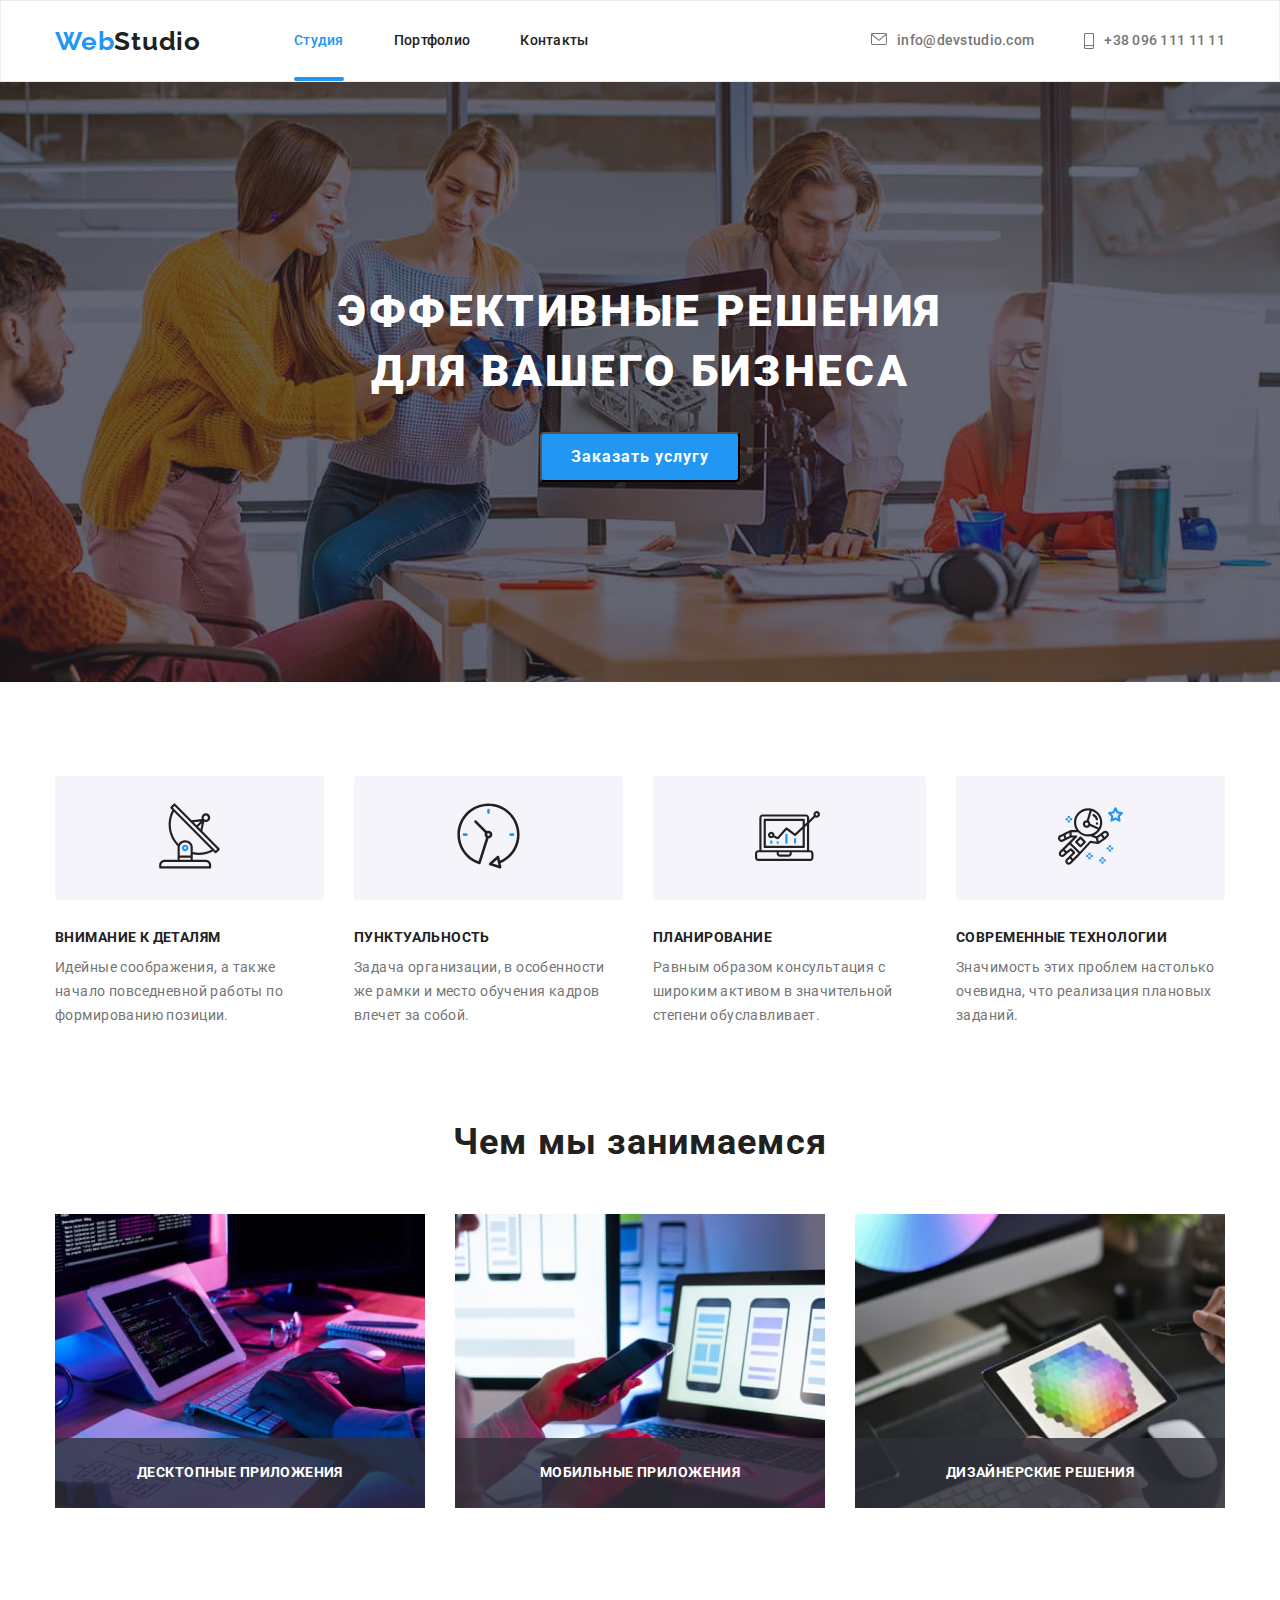
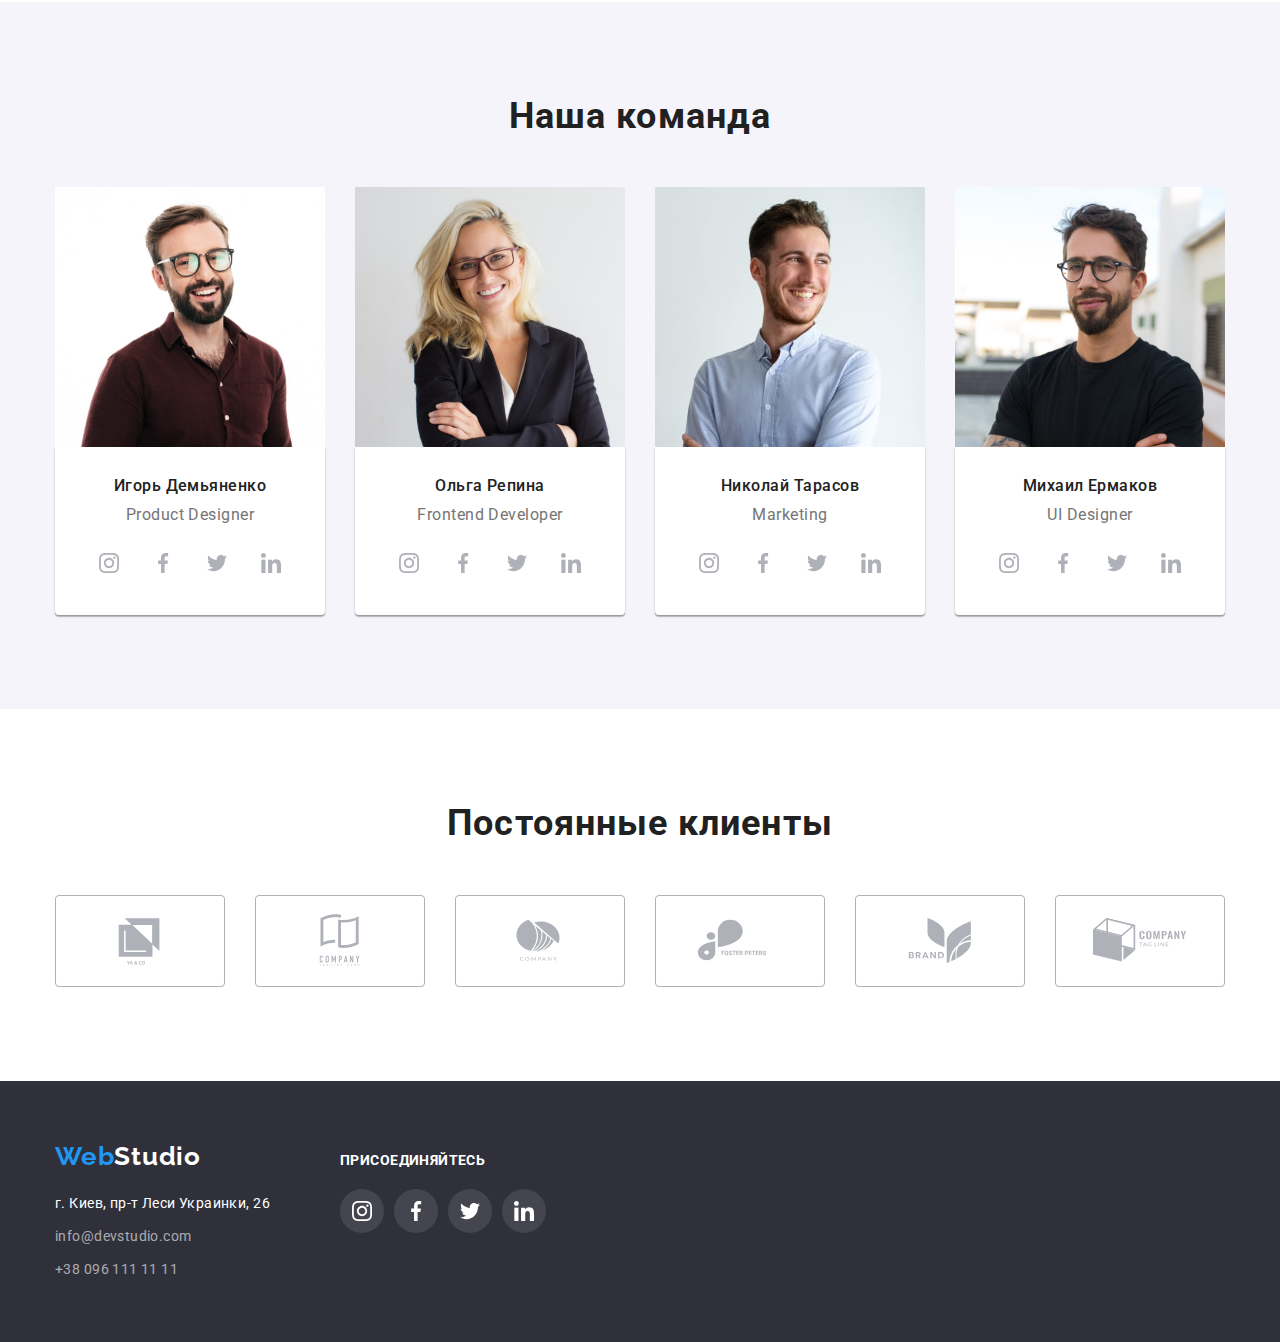
<file: index.html>
<!DOCTYPE html>
<html lang="ru">
  <head>
    <meta charset="UTF-8" />
    <meta http-equiv="X-UA-Compatible" content="IE=edge" />
    <meta name="viewport" content="width=device-width, initial-scale=1.0" />
    <title lang="en">WebStudio</title>
    <link rel="preconnect" href="https://fonts.googleapis.com" />
    <link rel="preconnect" href="https://fonts.gstatic.com" crossorigin />
    <link
      href="https://fonts.googleapis.com/css2?family=Raleway:wght@700&family=Roboto:wght@400;500;700;900&display=swap"
      rel="stylesheet"
    />
    <link
      rel="stylesheet"
      href="https://cdnjs.cloudflare.com/ajax/libs/modern-normalize/1.0.0/modern-normalize.min.css"
    />
    <link rel="stylesheet" href="./css/styless.css" />
  </head>

  <body>
    <!--  header -->

    <header class="header">
      <div class="container header-container">
        <nav class="nav-container">
          <a lang="en" href="./index.html" class="link logo logo-header"
            >Web<span class="accent-header">Studio</span>
          </a>

          <ul class="header-list">
            <li class="header-list-item">
              <a href="./index.html" class="current header-navigation link">Студия</a>
            </li>

            <li class="header-list-item">
              <a href="./portfolio.html" class="header-navigation link">Портфолио</a>
            </li>

            <li class="header-list-item">
              <a href="" class="header-navigation link">Контакты</a>
            </li>
          </ul>
        </nav>
        <ul class="header-contact-list list">
          <li class="header-contact-item">
            <a href="mailto:info@devstudio.com" class="header-contact-link link"
              ><div class="icon-container">
                <svg class="header-icon" width="16px" height="12px">
                  <use href="./icons.svg#icon-mail"></use>
                </svg>
                info@devstudio.com
              </div></a
            >
          </li>

          <li class="header-contact-item">
            <a href="tel:+380961111111" class="header-contact-link link"
              ><div class="icon-container">
                <svg class="header-icon" width="10px" height="16px">
                  <use href="./icons.svg#icon-phone"></use>
                </svg>
                +38 096 111 11 11
              </div>
            </a>
          </li>
        </ul>
      </div>
    </header>

    <!--------Hero------->
    <main>
      <section class="hero">
        <div class="container hero-container">
          <h1 class="hero-title">ЭФФЕКТИВНЫЕ РЕШЕНИЯ ДЛЯ ВАШЕГО БИЗНЕСА</h1>
          <button type="button" class="hero-btn" data-modal-open>Заказать услугу</button>
        </div>
      </section>

      <!-------почему мы-------->
      <section class="about section about-section">
        <div class="container">
          <h2 class="visually-hidden">почему мы</h2>
          <ul class="about-list about-list-container">
            <li class="about-list-item">
              <div class="about-icon-container">
                <svg class="about-icon" width="65px" height="70px">
                  <use href="./icons.svg#icon-antenna"></use>
                </svg>
              </div>
              <h3 class="about-list-title">ВНИМАНИЕ К ДЕТАЛЯМ</h3>
              <p class="about-list-text">
                Идейные соображения, а также начало повседневной работы по формированию позиции.
              </p>
            </li>
            <li class="about-list-item">
              <div class="about-icon-container">
                <svg class="about-icon" width="65px" height="70px">
                  <use href="./icons.svg#icon-clock"></use>
                </svg>
              </div>
              <h3 class="about-list-title">ПУНКТУАЛЬНОСТЬ</h3>
              <p class="about-list-text">
                Задача организации, в особенности же рамки и место обучения кадров влечет за собой.
              </p>
            </li>
            <li class="about-list-item">
              <div class="about-icon-container">
                <svg class="about-icon" width="65px" height="70px">
                  <use href="./icons.svg#icon-diagram"></use>
                </svg>
              </div>
              <h3 class="about-list-title">ПЛАНИРОВАНИЕ</h3>
              <p class="about-list-text">
                Равным образом консультация с широким активом в значительной степени обуславливает.
              </p>
            </li>
            <li class="about-list-item">
              <div class="about-icon-container">
                <svg class="about-icon" width="65px" height="70px">
                  <use href="./icons.svg#icon-astronaut"></use>
                </svg>
              </div>
              <h3 class="about-list-title">СОВРЕМЕННЫЕ ТЕХНОЛОГИИ</h3>
              <p class="about-list-text">
                Значимость этих проблем настолько очевидна, что реализация плановых заданий.
              </p>
            </li>
          </ul>
        </div>
      </section>
      <!--------Чем мы занимаемся ------->
      <section class="work section">
        <div class="container">
          <h2 class="work-title">Чем мы занимаемся</h2>
          <ul class="work-list">
            <li class="work-list-item">
              <div class="work-overlay">
                <img src="./img/box1-min.jpg" alt="клавиатура" width="370" height="294" />
                <p class="work-overlay-text">ДЕСКТОПНЫЕ ПРИЛОЖЕНИЯ</p>
              </div>
            </li>
            <li class="work-list-item">
              <div class="work-overlay">
                <img src="./img/box2-min.jpg" alt="телефон" width="370" height="294" />
                <p class="work-overlay-text">МОБИЛЬНЫЕ ПРИЛОЖЕНИЯ</p>
              </div>
            </li>
            <li class="work-list-item">
              <div class="work-overlay">
                <img src="./img/box3-min.jpg" alt="планшет" width="370" height="294" />
                <p class="work-overlay-text">ДИЗАЙНЕРСКИЕ РЕШЕНИЯ</p>
              </div>
            </li>
          </ul>
        </div>
      </section>

      <!---------------------team------------->
      <section class="section team">
        <div class="container">
          <h2 class="team-title">Наша команда</h2>
          <ul class="team-list">
            <li class="team-list-item">
              <img src="./img/team/img-min.jpg" alt="Игорь Демьяненко" width="270" height="260" />
              <div class="team-card-content">
                <h3 class="team-list-title">Игорь Демьяненко</h3>
                <p lang="en" class="team-list-text">Product Designer</p>
                <ul class="social-list">
                  <li class="social-item">
                    <a href="" class="team-social-link social-link">
                      <svg class="social-icon" width="20px" height="20px">
                        <use href="./icons.svg#icon-instagram"></use>
                      </svg>
                    </a>
                  </li>
                  <li class="social-item">
                    <a href="" class="team-social-link social-link">
                      <svg class="social-icon" width="20px" height="20px">
                        <use href="./icons.svg#icon-facebook"></use>
                      </svg>
                    </a>
                  </li>
                  <li class="social-item">
                    <a href="" class="team-social-link social-link">
                      <svg class="social-icon" width="20px" height="20px">
                        <use href="./icons.svg#icon-twitter"></use>
                      </svg>
                    </a>
                  </li>
                  <li class="social-item">
                    <a href="" class="team-social-link social-link">
                      <svg class="social-icon" width="20px" height="20px">
                        <use href="./icons.svg#icon-linkedin"></use>
                      </svg>
                    </a>
                  </li>
                </ul>
              </div>
            </li>
            <li class="team-list-item">
              <img src="./img/team/img(1)-min.jpg" alt="Ольга Репина" width="270" height="260" />
              <div class="team-card-content">
                <h3 class="team-list-title">Ольга Репина</h3>
                <p lang="en" class="team-list-text">Frontend Developer</p>
                <ul class="social-list">
                  <li class="social-item">
                    <a href="" class="team-social-link social-link">
                      <svg class="social-icon" width="20px" height="20px">
                        <use href="./icons.svg#icon-instagram"></use>
                      </svg>
                    </a>
                  </li>
                  <li class="social-item">
                    <a href="" class="team-social-link social-link">
                      <svg class="social-icon" width="20px" height="20px">
                        <use href="./icons.svg#icon-facebook"></use>
                      </svg>
                    </a>
                  </li>
                  <li class="social-item">
                    <a href="" class="team-social-link social-link">
                      <svg class="social-icon" width="20px" height="20px">
                        <use href="./icons.svg#icon-twitter"></use>
                      </svg>
                    </a>
                  </li>
                  <li class="social-item">
                    <a href="" class="team-social-link social-link">
                      <svg class="social-icon" width="20px" height="20px">
                        <use href="./icons.svg#icon-linkedin"></use>
                      </svg>
                    </a>
                  </li>
                </ul>
              </div>
            </li>

            <li class="team-list-item">
              <img src="./img/team/img(2)-min.jpg" alt="Николай Тарасов" width="270" height="260" />
              <div class="team-card-content">
                <h3 class="team-list-title">Николай Тарасов</h3>
                <p lang="en" class="team-list-text">Marketing</p>
                <ul class="social-list">
                  <li class="social-item">
                    <a href="" class="team-social-link social-link">
                      <svg class="social-icon" width="20px" height="20px">
                        <use href="./icons.svg#icon-instagram"></use>
                      </svg>
                    </a>
                  </li>
                  <li class="social-item">
                    <a href="" class="team-social-link social-link">
                      <svg class="social-icon" width="20px" height="20px">
                        <use href="./icons.svg#icon-facebook"></use>
                      </svg>
                    </a>
                  </li>
                  <li class="social-item">
                    <a href="" class="team-social-link social-link">
                      <svg class="social-icon" width="20px" height="20px">
                        <use href="./icons.svg#icon-twitter"></use>
                      </svg>
                    </a>
                  </li>
                  <li class="social-item">
                    <a href="" class="team-social-link social-link">
                      <svg class="social-icon" width="20px" height="20px">
                        <use href="./icons.svg#icon-linkedin"></use>
                      </svg>
                    </a>
                  </li>
                </ul>
              </div>
            </li>
            <li class="team-list-item">
              <img src="./img/team/img(3)-min.jpg" alt="Михаил Ермаков" width="270" height="260" />
              <div class="team-card-content">
                <h3 class="team-list-title">Михаил Ермаков</h3>
                <p lang="en" class="team-list-text">UI Designer</p>
                <ul class="social-list">
                  <li class="social-item">
                    <a href="" class="team-social-link social-link">
                      <svg class="social-icon" width="20px" height="20px">
                        <use href="./icons.svg#icon-instagram"></use>
                      </svg>
                    </a>
                  </li>
                  <li class="social-item">
                    <a href="" class="team-social-link social-link">
                      <svg class="social-icon" width="20px" height="20px">
                        <use href="./icons.svg#icon-facebook"></use>
                      </svg>
                    </a>
                  </li>
                  <li class="social-item">
                    <a href="" class="team-social-link social-link">
                      <svg class="social-icon" width="20px" height="20px">
                        <use href="./icons.svg#icon-twitter"></use>
                      </svg>
                    </a>
                  </li>
                  <li class="social-item">
                    <a href="" class="team-social-link social-link">
                      <svg class="social-icon" width="20px" height="20px">
                        <use href="./icons.svg#icon-linkedin"></use>
                      </svg>
                    </a>
                  </li>
                </ul>
              </div>
            </li>
          </ul>
        </div>
      </section>
      <section class="section">
        <h2 class="clients-title">Постоянные клиенты</h2>
        <div class="container clients">
          <ul class="clients-list">
            <li class="clients-item">
              <a href="" class="clients-link">
                <svg class="clients-icon" width="106px" height="60px">
                  <use href="./icons.svg#icon-logo"></use>
                </svg>
              </a>
            </li>
            <li class="clients-item">
              <a href="" class="clients-link">
                <svg class="clients-icon" width="106px" height="60px">
                  <use href="./icons.svg#icon-logo1"></use>
                </svg>
              </a>
            </li>
            <li class="clients-item">
              <a href="" class="clients-link">
                <svg class="clients-icon" width="106px" height="60px">
                  <use href="./icons.svg#icon-logo2"></use>
                </svg>
              </a>
            </li>
            <li class="clients-item">
              <a href="" class="clients-link">
                <svg class="clients-icon" width="106px" height="60px">
                  <use href="./icons.svg#icon-logo3"></use>
                </svg>
              </a>
            </li>
            <li class="clients-item">
              <a href="" class="clients-link">
                <svg class="clients-icon" width="106px" height="60px">
                  <use href="./icons.svg#icon-logo4"></use>
                </svg>
              </a>
            </li>
            <li class="clients-item">
              <a href="" class="clients-link">
                <svg class="clients-icon" width="106px" height="60px">
                  <use href="./icons.svg#icon-logo5"></use>
                </svg>
              </a>
            </li>
          </ul>
        </div>
      </section>
    </main>
    <!--------------------footer----------------->
    <footer class="footer-section">
      <div class="container footer-container">
        <div class="footer-logo-addres">
          <a href="./index.html" class="logo link">Web<span class="accent-footer">Studio</span></a>

          <div class="footer-addres-box">
            <address class="footer-address">г. Киев, пр-т Леси Украинки, 26</address>
            <ul class="">
              <li class="footer-contact-item">
                <a href="mailto:info@devstudio.com" class="footer-contact link"
                  >info@devstudio.com
                </a>
              </li>
              <li class="footer-contact-item">
                <a href="tel:+380961111111" class="footer-contact link">+38 096 111 11 11</a>
              </li>
            </ul>
          </div>
        </div>

        <div class="footer-follow-us">
          <p class="follow-us-text">ПРИСОЕДИНЯЙТЕСЬ</p>
          <ul class="social-list">
            <li class="social-item">
              <a href="" class="footer-social-link social-link">
                <svg class="social-icon" width="20px" height="20px">
                  <use href="./icons.svg#icon-instagram"></use>
                </svg>
              </a>
            </li>
            <li class="social-item">
              <a href="" class="footer-social-link social-link">
                <svg class="social-icon" width="20px" height="20px">
                  <use href="./icons.svg#icon-facebook"></use>
                </svg>
              </a>
            </li>
            <li class="social-item">
              <a href="" class="footer-social-link social-link">
                <svg class="social-icon" width="20px" height="20px">
                  <use href="./icons.svg#icon-twitter"></use>
                </svg>
              </a>
            </li>
            <li class="social-item">
              <a href="" class="footer-social-link social-link">
                <svg class="social-icon" width="20px" height="20px">
                  <use href="./icons.svg#icon-linkedin"></use>
                </svg>
              </a>
            </li>
          </ul>
        </div>
      </div>
    </footer>
    <div class="backdrop is-hidden" data-modal>
      <div class="modal">
        <button type="button" class="close-button-icon" data-modal-close>
          <svg class="close-icon" width="18px" height="1  8px">
            <use href="./icons.svg#icon-close-black"></use>
          </svg>
        </button>
      </div>
    </div>
    <script src="./js/modal.js"></script>
  </body>
</html>
</file>
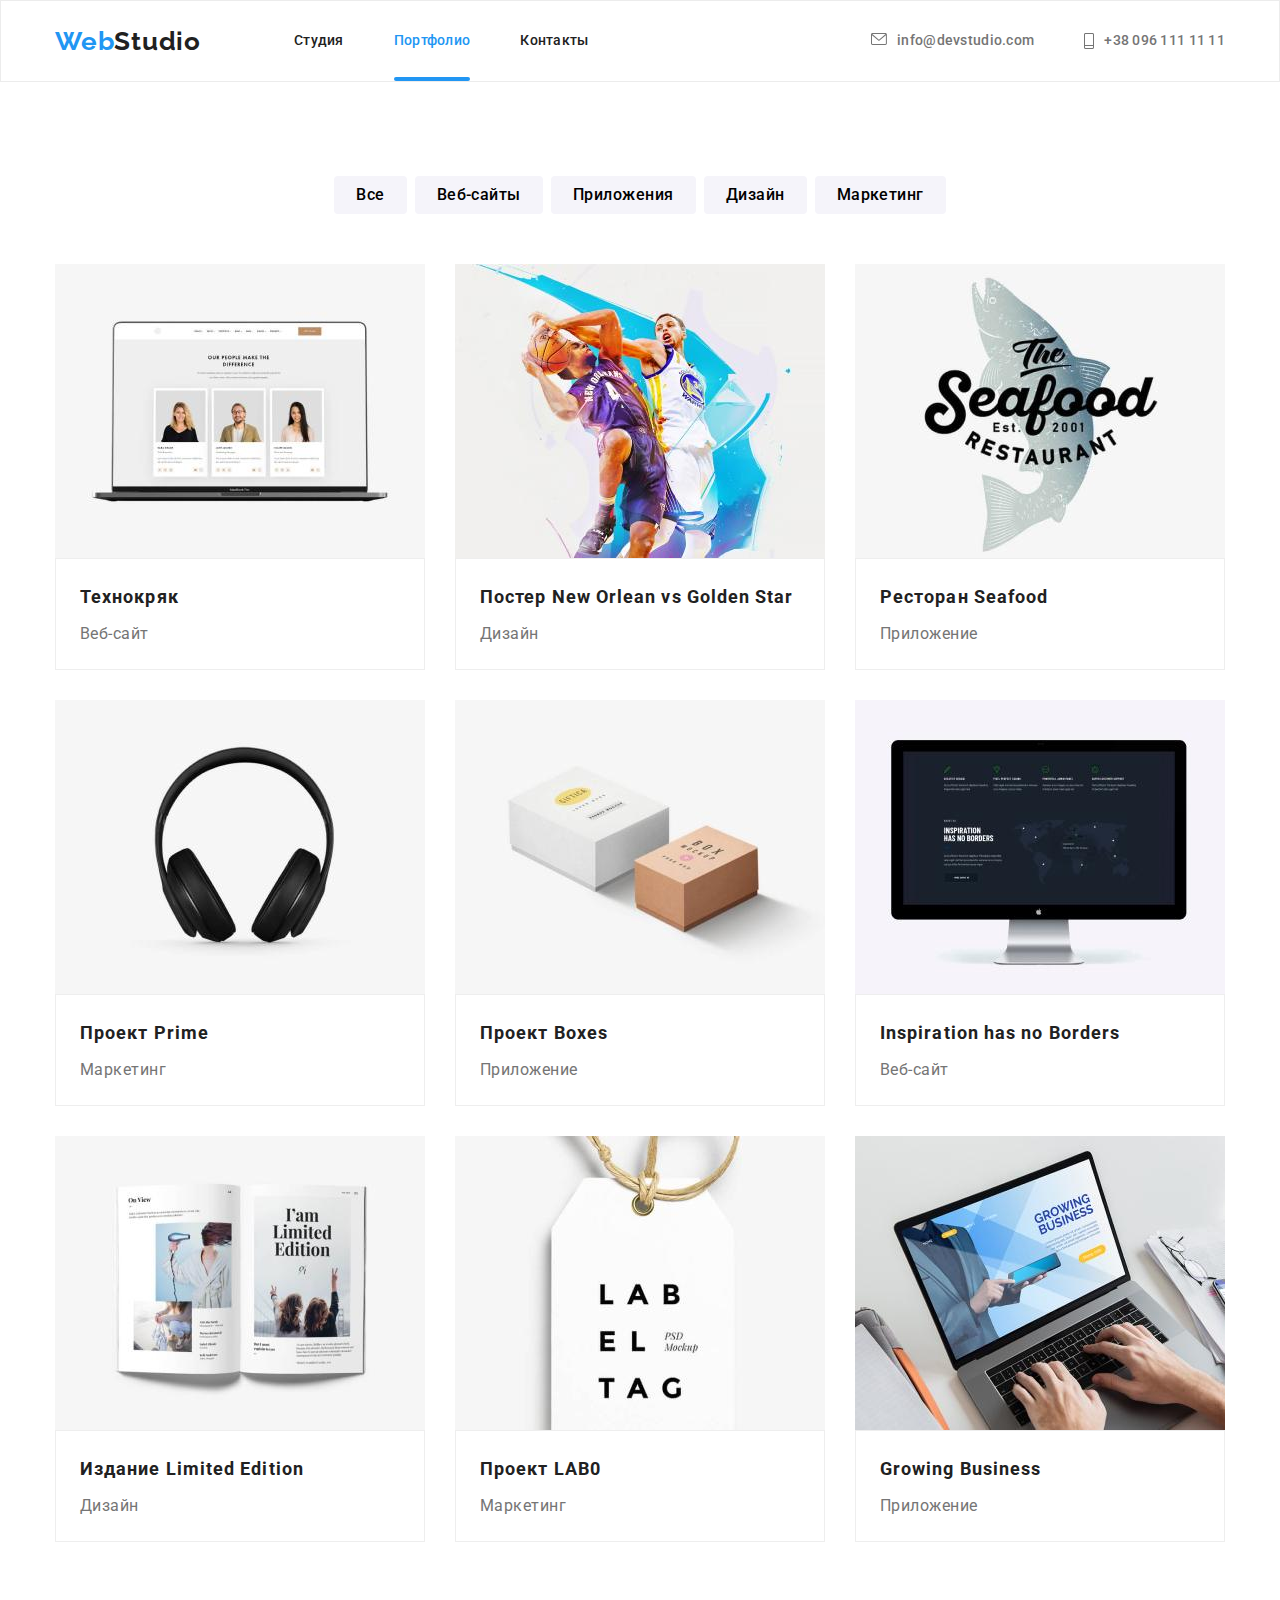
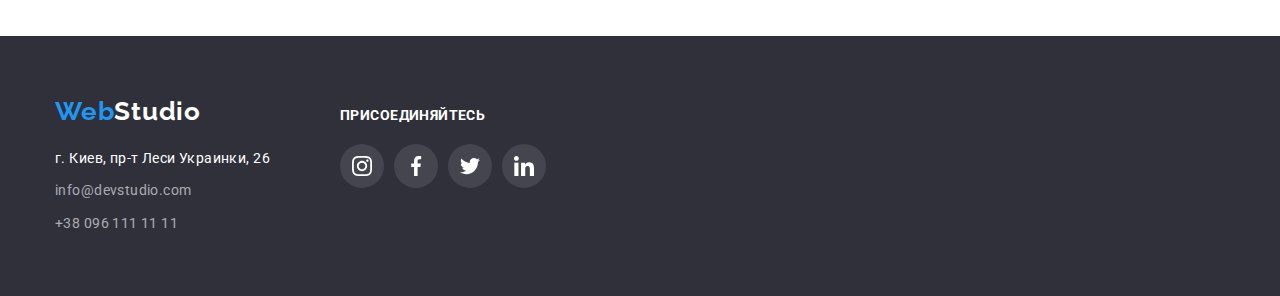
<file: portfolio.html>
<!DOCTYPE html>
<html lang="ru">
  <head>
    <meta charset="UTF-8" />
    <meta http-equiv="X-UA-Compatible" content="IE=edge" />
    <meta name="viewport" content="width=device-width, initial-scale=1.0" />
    <title lang="en">WebStudio</title>
    <link rel="preconnect" href="https://fonts.googleapis.com" />
    <link rel="preconnect" href="https://fonts.gstatic.com" crossorigin />
    <link
      href="https://fonts.googleapis.com/css2?family=Raleway:wght@700&family=Roboto:wght@400;500;700;900&display=swap"
      rel="stylesheet"
    />
    <link
      rel="stylesheet"
      href="https://cdnjs.cloudflare.com/ajax/libs/modern-normalize/1.0.0/modern-normalize.min.css"
    />
    <link rel="stylesheet" href="./css/styless.css" />
  </head>

  <body>
    <!--  header -->

    <header class="header">
      <div class="container header-container">
        <nav class="nav-container">
          <a lang="en" href="./index.html" class="link logo logo-header"
            >Web<span class="accent-header">Studio</span>
          </a>

          <ul class="header-list">
            <li class="header-list-item">
              <a href="./index.html" class="header-navigation link">Студия</a>
            </li>

            <li class="header-list-item">
              <a href="./portfolio.html" class="current header-navigation link">Портфолио</a>
            </li>

            <li class="header-list-item">
              <a href="" class="header-navigation link">Контакты</a>
            </li>
          </ul>
        </nav>
        <ul class="header-contact-list list">
          <li class="header-contact-item">
            <a href="mailto:info@devstudio.com" class="header-contact-link link"
              ><div class="icon-container">
                <svg class="header-icon" width="16px" height="12px">
                  <use href="./icons.svg#icon-mail"></use>
                </svg>
                info@devstudio.com
              </div></a
            >
          </li>

          <li class="header-contact-item">
            <a href="tel:+380961111111" class="header-contact-link link"
              ><div class="icon-container">
                <svg class="header-icon" width="10px" height="16px">
                  <use href="./icons.svg#icon-phone"></use>
                </svg>
                +38 096 111 11 11
              </div>
            </a>
          </li>
        </ul>
      </div>
    </header>

    <main>
      <!-- -----------hero---------- -->
      <section class="section portfolio-hero">
        <div class="container">
          <h2 class="visually-hidden">portfolio></h2>
          <ul class="btn-list list">
            <li class="list-btn-item">
              <button type="button" class="btn-item">Все</button>
            </li>
            <li class="list-btn-item">
              <button type="button" class="btn-item">Веб-сайты</button>
            </li>
            <li class="list-btn-item">
              <button type="button" class="btn-item">Приложения</button>
            </li>
            <li class="list-btn-item">
              <button type="button" class="btn-item">Дизайн</button>
            </li>
            <li class="list-btn-item">
              <button type="button" class="btn-item">Маркетинг</button>
            </li>
          </ul>

          <ul class="portfolio-card-list">
            <li class="portfolio-card-item">
              <div class="porfolio-card-container">
                <div class="card-overlay">
                  <img
                    src="./img/img-portfolio/img-1.jpg"
                    alt="Веб-сайт Технокряк"
                    width="370"
                    height="294"
                  />
                  <p class="card-overlay-text">
                    Технокряк это современная площадка распространения коронавируса. Компании
                    используют эту платформу для цифрового шпионажа и атак на защищённые сервера
                    конкурентов.
                  </p>
                </div>
                <div class="portfolio-card-description">
                  <h2 class="portfolio-item-title">Технокряк</h2>
                  <p class="portfolio-item-text">Веб-сайт</p>
                </div>
              </div>
            </li>
            <li class="portfolio-card-item">
              <div class="porfolio-card-container">
                <div class="card-overlay">
                  <img
                    src="./img/img-portfolio/img-2.jpg"
                    alt="Постер к матчу баскетбольной команды "
                    width="370"
                    height="294"
                  />
                  <p class="card-overlay-text">
                    Технокряк это современная площадка распространения коронавируса. Компании
                    используют эту платформу для цифрового шпионажа и атак на защищённые сервера
                    конкурентов.
                  </p>
                </div>
                <div class="portfolio-card-description">
                  <h2 class="portfolio-item-title">
                    Постер <span lang="en">New Orlean vs Golden Star</span>
                  </h2>
                  <p class="portfolio-item-text">Дизайн</p>
                </div>
              </div>
            </li>
            <li class="portfolio-card-item">
              <div class="porfolio-card-container">
                <div class="card-overlay">
                  <img
                    src="./img/img-portfolio/img-3.jpg"
                    alt="Ресторан с морепродуктами"
                    width="370"
                    height="294"
                  />
                  <p class="card-overlay-text">
                    Технокряк это современная площадка распространения коронавируса. Компании
                    используют эту платформу для цифрового шпионажа и атак на защищённые сервера
                    конкурентов.
                  </p>
                </div>
                <div class="portfolio-card-description">
                  <h2 class="portfolio-item-title">Ресторан <span lang="en">Seafood</span></h2>
                  <p class="portfolio-item-text">Приложение</p>
                </div>
              </div>
            </li>
            <li class="portfolio-card-item">
              <div class="porfolio-card-container">
                <div class="card-overlay">
                  <img
                    src="./img/img-portfolio/img-4.jpg"
                    alt="Наушники"
                    width="370"
                    height="294"
                  />
                  <p class="card-overlay-text">
                    Технокряк это современная площадка распространения коронавируса. Компании
                    используют эту платформу для цифрового шпионажа и атак на защищённые сервера
                    конкурентов.
                  </p>
                </div>
                <div class="portfolio-card-description">
                  <h2 class="portfolio-item-title">Проект <span lang="en">Prime</span></h2>
                  <p class="portfolio-item-text">Маркетинг</p>
                </div>
              </div>
            </li>
            <li class="portfolio-card-item">
              <div class="porfolio-card-container">
                <div class="card-overlay">
                  <img
                    src="./img/img-portfolio/img-5.jpg"
                    alt="Проект Коробки"
                    width="370"
                    height="294"
                  />
                  <p class="card-overlay-text">
                    Технокряк это современная площадка распространения коронавируса. Компании
                    используют эту платформу для цифрового шпионажа и атак на защищённые сервера
                    конкурентов.
                  </p>
                </div>
                <div class="portfolio-card-description">
                  <h2 class="portfolio-item-title">Проект <span lang="en">Boxes</span></h2>
                  <p class="portfolio-item-text">Приложение</p>
                </div>
              </div>
            </li>
            <li class="portfolio-card-item">
              <div class="porfolio-card-container">
                <div class="card-overlay">
                  <img
                    src="./img/img-portfolio/img-6.jpg"
                    alt="Сайт: у вдохновения нет границ"
                    width="370"
                    height="294"
                  />

                  <p class="card-overlay-text">
                    Технокряк это современная площадка распространения коронавируса. Компании
                    используют эту платформу для цифрового шпионажа и атак на защищённые сервера
                    конкурентов.
                  </p>
                </div>
                <div class="portfolio-card-description">
                  <h2 class="portfolio-item-title">
                    <span lang="en"></span>Inspiration has no Borders
                  </h2>
                  <p class="portfolio-item-text">Веб-сайт</p>
                </div>
              </div>
            </li>
            <li class="portfolio-card-item">
              <div class="porfolio-card-container">
                <div class="card-overlay">
                  <img
                    src="./img/img-portfolio/img-7.jpg"
                    alt="Дизайн журнала"
                    width="370"
                    height="294"
                  />
                  <p class="card-overlay-text">
                    Технокряк это современная площадка распространения коронавируса. Компании
                    используют эту платформу для цифрового шпионажа и атак на защищённые сервера
                    конкурентов.
                  </p>
                </div>
                <div class="portfolio-card-description">
                  <h2 class="portfolio-item-title">
                    Издание <span lang="en">Limited Edition</span>
                  </h2>
                  <p class="portfolio-item-text">Дизайн</p>
                </div>
              </div>
            </li>
            <li class="portfolio-card-item">
              <div class="porfolio-card-container">
                <div class="card-overlay">
                  <img
                    src="./img/img-portfolio/img-8.jpg"
                    alt="маркетинговый проект"
                    width="370"
                    height="294"
                  />
                  <p class="card-overlay-text">
                    Технокряк это современная площадка распространения коронавируса. Компании
                    используют эту платформу для цифрового шпионажа и атак на защищённые сервера
                    конкурентов.
                  </p>
                </div>
                <div class="portfolio-card-description">
                  <h2 class="portfolio-item-title">Проект <span lang="en">LAB0</span></h2>
                  <p class="portfolio-item-text">Маркетинг</p>
                </div>
              </div>
            </li>
            <li class="portfolio-card-item">
              <div class="porfolio-card-container">
                <div class="card-overlay">
                  <img
                    src="./img/img-portfolio/img-9.jpg"
                    alt="Приложение: растущий бизнес"
                    width="370"
                    height="294"
                  />
                  <p class="card-overlay-text">
                    Технокряк это современная площадка распространения коронавируса. Компании
                    используют эту платформу для цифрового шпионажа и атак на защищённые сервера
                    конкурентов.
                  </p>
                </div>
                <div class="portfolio-card-description">
                  <h2 class="portfolio-item-title">
                    <span lang="en">Growing Business</span>
                  </h2>
                  <p class="portfolio-item-text">Приложение</p>
                </div>
              </div>
            </li>
          </ul>
        </div>
      </section>
    </main>
    <!--------------------footer----------------->
    <footer class="footer-section">
      <div class="container footer-container">
        <div class="footer-logo-addres">
          <a href="./index.html" class="logo link">Web<span class="accent-footer">Studio</span></a>

          <div class="footer-addres-box">
            <address class="footer-address">г. Киев, пр-т Леси Украинки, 26</address>
            <ul class="">
              <li class="footer-contact-item">
                <a href="mailto:info@devstudio.com" class="footer-contact link"
                  >info@devstudio.com
                </a>
              </li>
              <li class="footer-contact-item">
                <a href="tel:+380961111111" class="footer-contact link">+38 096 111 11 11</a>
              </li>
            </ul>
          </div>
        </div>

        <div class="footer-follow-us">
          <p class="follow-us-text">ПРИСОЕДИНЯЙТЕСЬ</p>
          <ul class="social-list">
            <li class="social-item">
              <a href="" class="footer-social-link social-link">
                <svg class="social-icon" width="20px" height="20px">
                  <use href="./icons.svg#icon-instagram"></use>
                </svg>
              </a>
            </li>
            <li class="social-item">
              <a href="" class="footer-social-link social-link">
                <svg class="social-icon" width="20px" height="20px">
                  <use href="./icons.svg#icon-facebook"></use>
                </svg>
              </a>
            </li>
            <li class="social-item">
              <a href="" class="footer-social-link social-link">
                <svg class="social-icon" width="20px" height="20px">
                  <use href="./icons.svg#icon-twitter"></use>
                </svg>
              </a>
            </li>
            <li class="social-item">
              <a href="" class="footer-social-link social-link">
                <svg class="social-icon" width="20px" height="20px">
                  <use href="./icons.svg#icon-linkedin"></use>
                </svg>
              </a>
            </li>
          </ul>
        </div>
      </div>
    </footer>
  </body>
</html>
</file>
<file: css/styless.css>
:root {
  --white-background-color: #ffffff;
  --dark-background-color: #2f303a;
  --main-background-color: #e5e5e5;
  --fourth-background-color: #f5f4fa;
  --first-text-color: #212121;
  --second-text-color: #757575;
  --third-text-color: rgba(255, 255, 255, 0.6);
  --white-text-color: #ffffff;
  --accent-color: #2196f3;
  --btn-color: #f5f4fa;
  --portfolio-border-color: #757575;
  --card-description-background-color: #ffffff;
  --icon-color: #afb1b8;
  --animation-duration: 250ms;
  --cubic-bezier: cubic-bezier(0.4, 0, 0.2, 1);
}
h1,
h2,
h3,
h4,
h5,
h6,
p {
  margin: 0;
}
img {
  display: block;
  max-width: 100%;
}
ul {
  padding: 0;
  margin: 0;
  list-style: none;
}
button {
  cursor: pointer;
}

body {
  font-family: Roboto, sans-serif;
  font-weight: 400;
  color: var(--first-text-color);
}

.link {
  text-decoration: none;
  color: inherit;
}

.container {
  width: 1200px;
  padding-left: 15px;
  padding-right: 15px;
  margin-left: auto;
  margin-right: auto;
}
.section {
  padding-top: 94px;
  padding-bottom: 94px;
}
/* ----------------header------------ */

.header {
  /* padding-top: 25px;
  padding-bottom: 25px; */
  background-color: var(--white-background-color);
  border: 1px solid #ececec;
}
.header-container {
  display: flex;
  align-items: center;
}
.nav-container {
  display: flex;
  align-items: center;
}

.logo {
  font-family: Raleway, sans-serif;
  font-weight: 700;
  font-size: 26px;
  line-height: 1.19;
  letter-spacing: 0.03em;
  color: var(--accent-color);
}
.logo-header {
  margin-right: 93px;
}
.accent-header {
  color: var(--first-text-color);
}
.header-list {
  display: flex;
}
.header-list-item:not(:last-child) {
  margin-right: 50px;
}
.header-navigation {
  font-weight: 500;
  font-size: 14px;
  line-height: 1.14;
  letter-spacing: 0.02em;

  padding-top: 32px;
  padding-bottom: 32px;

  display: block;
  position: relative;
  transition: color var(--animation-duration) var(--cubic-bezier);
}
.header-navigation:hover,
.header-navigation:focus {
  color: var(--accent-color);
}
.current {
  color: var(--accent-color);
}
.current::after {
  content: '';
  display: block;
  width: 100%;
  height: 4px;
  border-radius: 2px;
  background-color: var(--accent-color);

  position: absolute;
  bottom: 0;
}

.header-contact-list {
  display: flex;
  margin-left: auto;
}
.header-contact-item:not(:last-child) {
  margin-right: 50px;
}

.header-contact-link {
  font-weight: 500;
  font-size: 14px;
  line-height: 1.14;
  letter-spacing: 0.02em;
  color: var(--second-text-color);
  transition: color var(--animation-duration) var(--cubic-bezier);
}
.header-contact-link:focus,
.header-contact-link:hover {
  color: var(--accent-color);
}
.icon-container {
  display: flex;
}
.header-icon {
  fill: currentColor;
  margin-right: 10px;
}

/* --------------hero------------------- */

.hero {
  background-color: var(--dark-background-color);
  padding-top: 200px;
  padding-bottom: 200px;
  background-image: linear-gradient(rgba(47, 48, 58, 0.4), rgba(47, 48, 58, 0.4)),
    url(../img/background/background.jpg);

  margin-left: auto;
  margin-right: auto;
  background-position: center;
  background-repeat: no-repeat;
  background-size: cover;
  max-width: 1600px;
}
.hero-container {
  text-align: center;
}
.hero-title {
  font-weight: 900;
  font-size: 44px;
  line-height: 1.36;
  letter-spacing: 0.06em;
  max-width: 696px;

  color: var(--white-text-color);

  margin-bottom: 30px;
  margin-left: auto;
  margin-right: auto;
}
.hero-btn {
  background-color: var(--accent-color);
  font-family: Roboto;
  font-style: normal;
  font-weight: bold;
  font-size: 16px;
  line-height: 1.87;
  align-items: center;
  text-align: center;
  letter-spacing: 0.06em;

  color: var(--white-text-color);

  border-radius: 4px;
  min-width: 200px;
  min-height: 50px;
}

/* ----------------about------------ */
.visually-hidden {
  position: absolute;
  white-space: nowrap;
  width: 1px;
  height: 1px;
  overflow: hidden;
  border: 0;
  padding: 0;
  clip: rect(0 0 0 0);
  clip-path: inset(50%);
  margin: -1px;
}
.about-section {
  padding-bottom: 0;
}

.about-list-container {
  display: flex;
}
.about-list-item {
  width: calc((100%-30px) / 4);
}
.about-list-item:not(:last-child) {
  margin-right: 30px;
}
.about-icon-container {
  padding: 25px 102px;
  background: var(--fourth-background-color);
  border-radius: 4px;

  margin-bottom: 30px;
}

.about-list-title {
  font-weight: 700;
  font-size: 14px;
  line-height: 1.14;
  letter-spacing: 0.03em;
  color: var(--first-text-color);

  margin-bottom: 10px;
}
.about-list-text {
  font-size: 14px;
  line-height: 1.71;
  letter-spacing: 0.03em;
  color: var(--second-text-color);
}
/* ----------work----------- */
.work-title {
  font-weight: 700;
  font-size: 36px;
  line-height: 1.16;
  text-align: center;
  letter-spacing: 0.03em;
  color: var(--first-text-color);
  margin-bottom: 50px;
}
.work-list {
  display: flex;
}
.work-list-item {
  flex-basis: calc(100% / 3 -30px);
}
.work-list-item:not(:last-child) {
  margin-right: 30px;
}
.work-overlay {
  position: relative;
}
.work-overlay-text {
  position: absolute;
  bottom: 0;

  font-weight: 700;
  font-size: 14px;
  line-height: 1.14;
  text-align: center;
  letter-spacing: 0.03em;
  color: var(--white-text-color);
  padding-top: 27px;
  padding-bottom: 27px;

  background-color: rgba(47, 48, 58, 0.8);
  width: 100%;
}
/* ----------------team------------- */
.team {
  background-color: var(--fourth-background-color);
}

.team-card-content {
  background-color: var(--white-background-color);
  padding: 30px 0;
  text-align: center;
  box-shadow: 0px 1px 3px rgba(0, 0, 0, 0.12), 0px 1px 1px rgba(0, 0, 0, 0.14),
    0px 2px 1px rgba(0, 0, 0, 0.2);
  border-radius: 0px 0px 4px 4px;
}
.team-list {
  display: flex;
}
.team-list-item {
  flex-basis: calc(100% / 3 -30px);
}
.team-list-item:not(:last-child) {
  margin-right: 30px;
}
.team-title {
  font-weight: 700;
  font-size: 36px;
  line-height: 1.16;
  text-align: center;
  letter-spacing: 0.03em;
  color: var(--first-text-color);

  margin-bottom: 50px;
}
.team-list-title {
  font-weight: 500;
  font-size: 16px;
  line-height: 1.18;
  text-align: center;
  letter-spacing: 0.03em;

  color: var(--first-text-color);

  padding-bottom: 10px;
}
.team-list-text {
  font-size: 16px;
  line-height: 1.18;
  text-align: center;
  letter-spacing: 0.03em;
  color: var(--second-text-color);
  margin-bottom: 16px;
}
.social-list {
  display: flex;
  justify-content: center;
}
.social-item {
  width: 44px;
  height: 44px;
}
.social-item + .social-item {
  margin-left: 10px;
}
.team-social-link {
  background-color: #ffffff;
  color: var(--icon-color);
  transition: color var(--animation-duration) var(--cubic-bezier),
    background-color var(--animation-duration) var(--cubic-bezier);
}
.team-social-link:hover,
.team-social-link:focus {
  background-color: var(--accent-color);
  color: #ffffff;
}
.social-link {
  display: flex;
  justify-content: center;
  align-items: center;
  border-radius: 50%;
  width: 100%;
  height: 100%;
}

.social-icon {
  fill: currentColor;
}

/* ----------Clients------- */
.clients-title {
  margin-bottom: 50px;

  font-weight: 700;
  font-size: 36px;
  line-height: 1.16;
  text-align: center;
  letter-spacing: 0.03em;

  color: var(--first-text-color);
}
.clients-list {
  display: flex;
}
.clients-item {
  width: 170px;
  height: 92px;
}
.clients-item + .clients-item {
  margin-left: 30px;
}

.clients-link {
  display: flex;
  justify-content: center;
  align-items: center;
  width: 100%;
  height: 100%;
  color: var(--icon-color);
  border: 1px solid var(--icon-color);
  border-radius: 4px;
  transition: color var(--animation-duration) var(--cubic-bezier),
    border-color var(--animation-duration) var(--cubic-bezier);
}
.clients-link:focus,
.clients-link:hover {
  border-color: var(--accent-color);
  color: var(--accent-color);
}

.clients-icon {
  fill: currentColor;
}

/* ----------footer----------- */

.footer-section {
  padding-top: 60px;
  padding-bottom: 60px;
  background-color: var(--dark-background-color);
}
.footer-container {
  display: flex;
  align-items: baseline;
}
.footer-logo-addres {
  margin-right: 70px;
}
.accent-footer {
  color: var(--white-text-color);
}
.footer-addres-box {
  margin-top: 20px;
}
.footer-address {
  font-style: normal;
  font-size: 14px;
  line-height: 1.71;
  letter-spacing: 0.03em;
  color: var(--white-text-color);

  margin-bottom: 9px;
}
.footer-contact-item:not(:last-child) {
  margin-bottom: 9px;
}
.footer-contact {
  font-size: 14px;
  line-height: 1.71;
  letter-spacing: 0.03em;
  transition: color var(--animation-duration) var(--cubic-bezier);

  color: var(--third-text-color);
}
.footer-contact:focus,
.footer-contact:hover {
  color: var(--accent-color);
}
.follow-us-text {
  color: var(--white-text-color);
  font-weight: 700;
  font-size: 14px;
  line-height: 1.14;
  letter-spacing: 0.03em;
  margin-bottom: 20px;
}
.footer-social-link {
  background-color: rgba(255, 255, 255, 0.1);
  color: #ffffff;
  transition: background-color var(--animation-duration) var(--cubic-bezier);
}

.footer-social-link:hover,
.footer-social-link:focus {
  background-color: var(--accent-color);
}
/* -----------------------PORTFOLIO------------------- */

.btn-list {
  display: flex;
  justify-content: center;
  margin-bottom: 50px;
}
.btn-item {
  font-family: inherit;
  font-weight: 500;
  font-size: 16px;
  line-height: 1.62;
  text-align: center;
  letter-spacing: 0.03em;

  border: 0;
  border-radius: 4px;
  padding: 6px 22px;
  background-color: var(--btn-color);
  cursor: pointer;
  transition: color var(--animation-duration) var(--cubic-bezier),
    background-color var(--animation-duration) var(--cubic-bezier),
    box-shadow var(--animation-duration) var(--cubic-bezier);
}
.btn-item:hover,
.btn-item:focus {
  background-color: var(--accent-color);
  color: var(--white-text-color);
  box-shadow: 0px 3px 1px rgba(0, 0, 0, 0.1), 0px 1px 2px rgba(0, 0, 0, 0.08),
    0px 2px 2px rgba(0, 0, 0, 0.12);
}
.list-btn-item:not(:last-child) {
  margin-right: 8px;
}

.portfolio-card-list {
  display: flex;
  flex-wrap: wrap;
  margin-right: -30px;
  margin-bottom: -30px;
}
.portfolio-card-container {
  flex-basis: calc(100% / 3 -30px);
}
.portfolio-card-item {
  margin-right: 30px;
  margin-bottom: 30px;

  transition: box-shadow var(--animation-duration) var(--cubic-bezier);
}

.portfolio-card-item:hover {
  box-shadow: 0px 1px 1px rgba(0, 0, 0, 0.12), 0px 4px 4px rgba(0, 0, 0, 0.06),
    1px 4px 6px rgba(0, 0, 0, 0.16);
}
.portfolio-card-item:hover .card-overlay-text {
  transform: translateY(-100%);
}
.card-overlay {
  position: relative;
  overflow: hidden;
}
.card-overlay-text {
  position: absolute;
  width: 100%;
  padding: 63px 24px;
  font-size: 18px;
  line-height: 1.56;
  letter-spacing: 0.03em;

  background-color: var(--accent-color);
  color: var(--white-text-color);
  transform: translateY(0);
  transition: transform var(--animation-duration) var(--cubic-bezier);
}

.portfolio-card-description {
  padding: 20px 24px;
  border: 1px solid #eeeeee;
  background-color: var(--card-description-background-color);
}
.portfolio-item-title {
  font-weight: 700;
  font-size: 18px;
  line-height: 2;
  letter-spacing: 0.06em;
  color: var(--first-text-color);
  margin-bottom: 4px;
}
.portfolio-item-text {
  font-size: 16px;
  line-height: 1.87;
  letter-spacing: 0.03em;
  color: var(--second-text-color);
}
/* ----------modal window------- */
.is-hidden {
  opacity: 0;
  visibility: hidden;
  pointer-events: none;
}
.backdrop {
  width: 100vw;
  height: 100vh;
  background-color: rgba(0, 0, 0, 0.6);
  display: block;
  position: fixed;
  top: 0;
  left: 0;

  transition: opacity var(--animation-duration) var(--cubic-bezier),
    visibility var(--animation-duration) var(--cubic-bezier);
}
.backdrop.is-hidden .modal {
  transform: translate(-50%, -50%) scale(1.2);
}
.modal {
  width: 528px;
  min-height: 581px;
  background-color: var(--white-background-color);
  position: absolute;
  top: 50%;
  left: 50%;
  border-radius: 4px;

  transform: translate(-50%, -50%) scale(1);
  transition: transform var(--animation-duration) var(--cubic-bezier);
}

.close-button-icon {
  width: 44px;
  height: 44px;
  border-radius: 50%;
  background: #ffffff;
  border: 1px solid rgba(0, 0, 0, 0.1);
  position: absolute;
  top: 8px;
  right: 8px;
  display: flex;
  justify-content: center;
  align-items: center;
}
</file>
